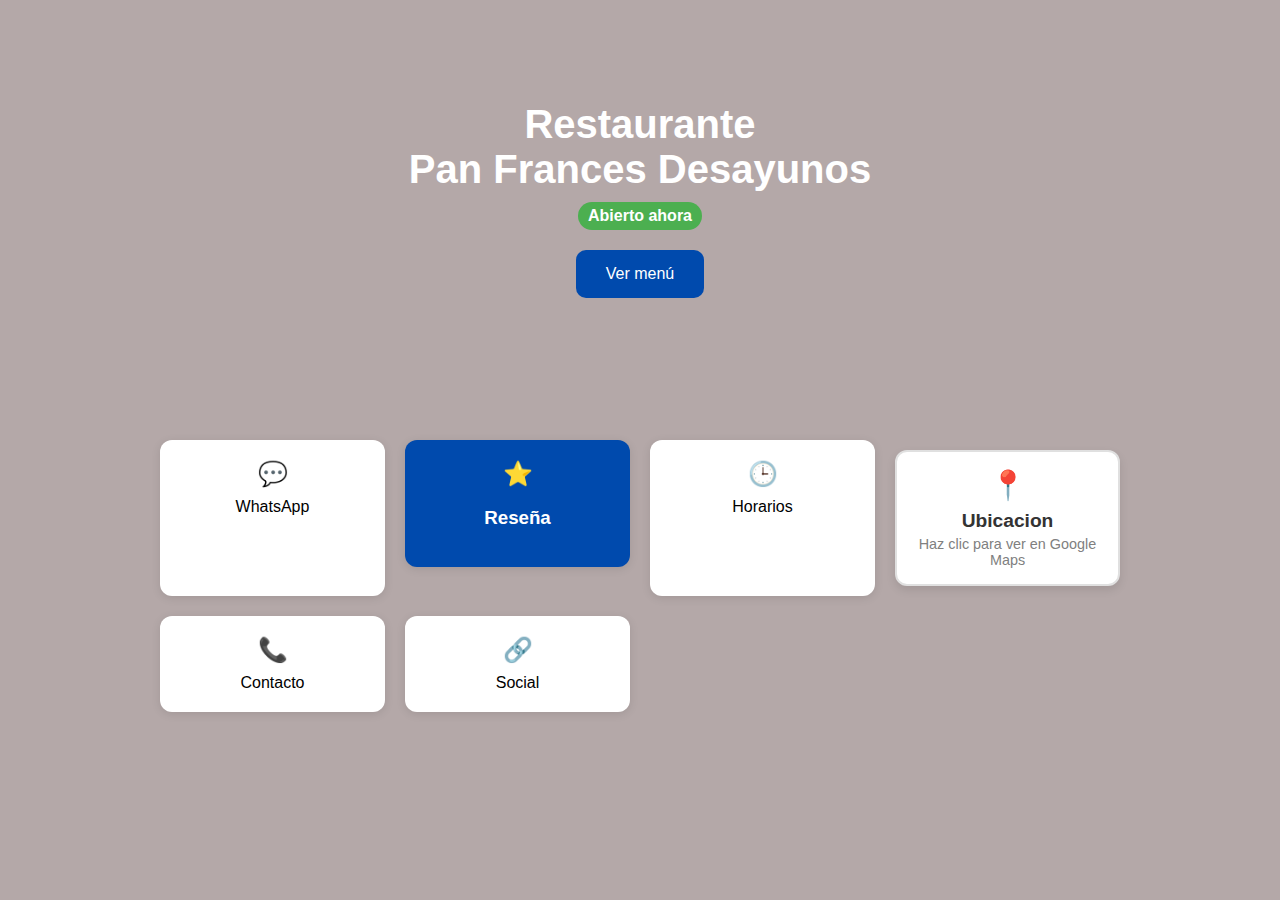
<file: Principal.html>
<!DOCTYPE html>
<html lang="es">
<head>
<meta charset="UTF-8" />
<meta name="viewport" content="width=device-width, initial-scale=1.0" />
<title>Restaurante</title>
<link rel="stylesheet" href="css/principal.css" />
</head>
<body>

<div class="header">
    <h1>Restaurante<br>Pan Frances Desayunos</h1>
    <div class="status">Abierto ahora</div>
    <button class="menu-button">Ver menú</button>
</div>

<div class="buttons-container">
    <div class="button-box">
    <div class="icon">💬</div>
    WhatsApp
    </div>

    <a href="https://maps.app.goo.gl/61GKqK7g1Lz5bSSq7" target="_blank" style="text-decoration: none; color: inherit;">
    <div class="button-box highlighted">
        <div class="icon">⭐</div>
        <h3>Reseña</h3>
        <p style="font-size: 0.9em; color: gray;"></p>
    </div>
    </a>

    <div class="button-box">
    <div class="icon">🕒</div>
    Horarios
    </div>

    <a href="https://maps.app.goo.gl/61GKqK7g1Lz5bSSq7" target="_blank" style="text-decoration: none; color: inherit;">
        <div class="button-maps highlighted">
            <div class="icon">📍</div>
            <h3>Ubicacion</h3>
            <p style="font-size: 0.9em; color: gray;">Haz clic para ver en Google Maps</p>
        </div>
        </a>
    

    <div class="button-box">
    <div class="icon">📞</div>
    Contacto
    </div>
    <div class="button-box">
    <div class="icon">🔗</div>
    Social
    </div>
</div>


<script src="js/principal.js"></script>
</body>
</html>
</file>
<file: css/principal.css>
* {
    box-sizing: border-box;
}
.main-container {
    max-width: 1100px;
    margin: 40px auto;
    padding: 20px;
    background-color: rgb(42, 29, 29);
    border-radius: 12px;
    box-shadow: 0 0 15px rgba(0, 0, 0, 0.05);
}


body {
    margin: 0;
    font-family: Arial, sans-serif;
    background-color: #b4a8a8;
}
.header {
    background-image: url('https://your-image-url.com'); /* Reemplaza con la URL de tu imagen */
    background-size: cover;
    background-position: center;
    height: 400px;
    display: flex;
    flex-direction: column;
    justify-content: center;
    align-items: center;
    color: white;
    text-align: center;
    position: relative;
    padding: 0 20px;
}
.header h1 {
    font-size: 2.5rem;
    font-weight: bold;
    margin: 0;
}
.header .status {
    margin-top: 10px;
    padding: 5px 10px;
    background-color: #4caf50;
    border-radius: 20px;
    color: white;
    font-weight: bold;
}
.menu-button {
    margin-top: 20px;
    background-color: #004aad;
    color: white;
    padding: 15px 30px;
    border: none;
    border-radius: 10px;
    font-size: 1rem;
    cursor: pointer;
}
.buttons-container {
    display: grid;
    grid-template-columns: repeat(auto-fit, minmax(200px, 1fr));
    gap: 20px;
    margin: 40px auto;
    max-width: 1000px;
    padding: 0 20px;
}
.button-box {
    background-color: white;
    border-radius: 12px;
    padding: 20px;
    text-align: center;
    box-shadow: 0 2px 10px rgba(0, 0, 0, 0.1);
    cursor: pointer;
    transition: transform 0.2s ease;
}
.button-box:hover {
    transform: scale(1.03);
}
.highlighted {
    background-color: #004aad;
    color: white;
}
.button-maps {
    background-color: #ffffff;
    border: 2px solid #e0e0e0;
    border-radius: 12px;
    padding: 16px;
    text-align: center;
    box-shadow: 0 4px 10px rgba(0, 0, 0, 0.1);
    transition: transform 0.2s ease, background-color 0.3s ease;
    cursor: pointer;
    max-width: 250px;
    margin: 10px auto;
}
.button-maps:hover {
    background-color: #f8f8f8;
    transform: scale(1.03);
}
.button-maps .icon {
    font-size: 1.8em;
    margin-bottom: 8px;
}
.button-maps h3 {
    margin: 8px 0 4px 0;
    font-size: 1.2em;
    color: #333;
}
.button-maps p {
    margin: 0;
    font-size: 0.9em;
    color: #777;
}

.icon {
    font-size: 1.5rem;
    margin-bottom: 10px;
}
.menu-title {
    text-align: center;
    font-size: 1.8rem;
    font-weight: bold;
    margin-bottom: 20px;
}
@media (max-width: 600px) {
    .header h1 {
    font-size: 1.8rem;
    }
    .menu-button {
    padding: 12px 20px;
    font-size: 0.9rem;
    }
}
</file>
